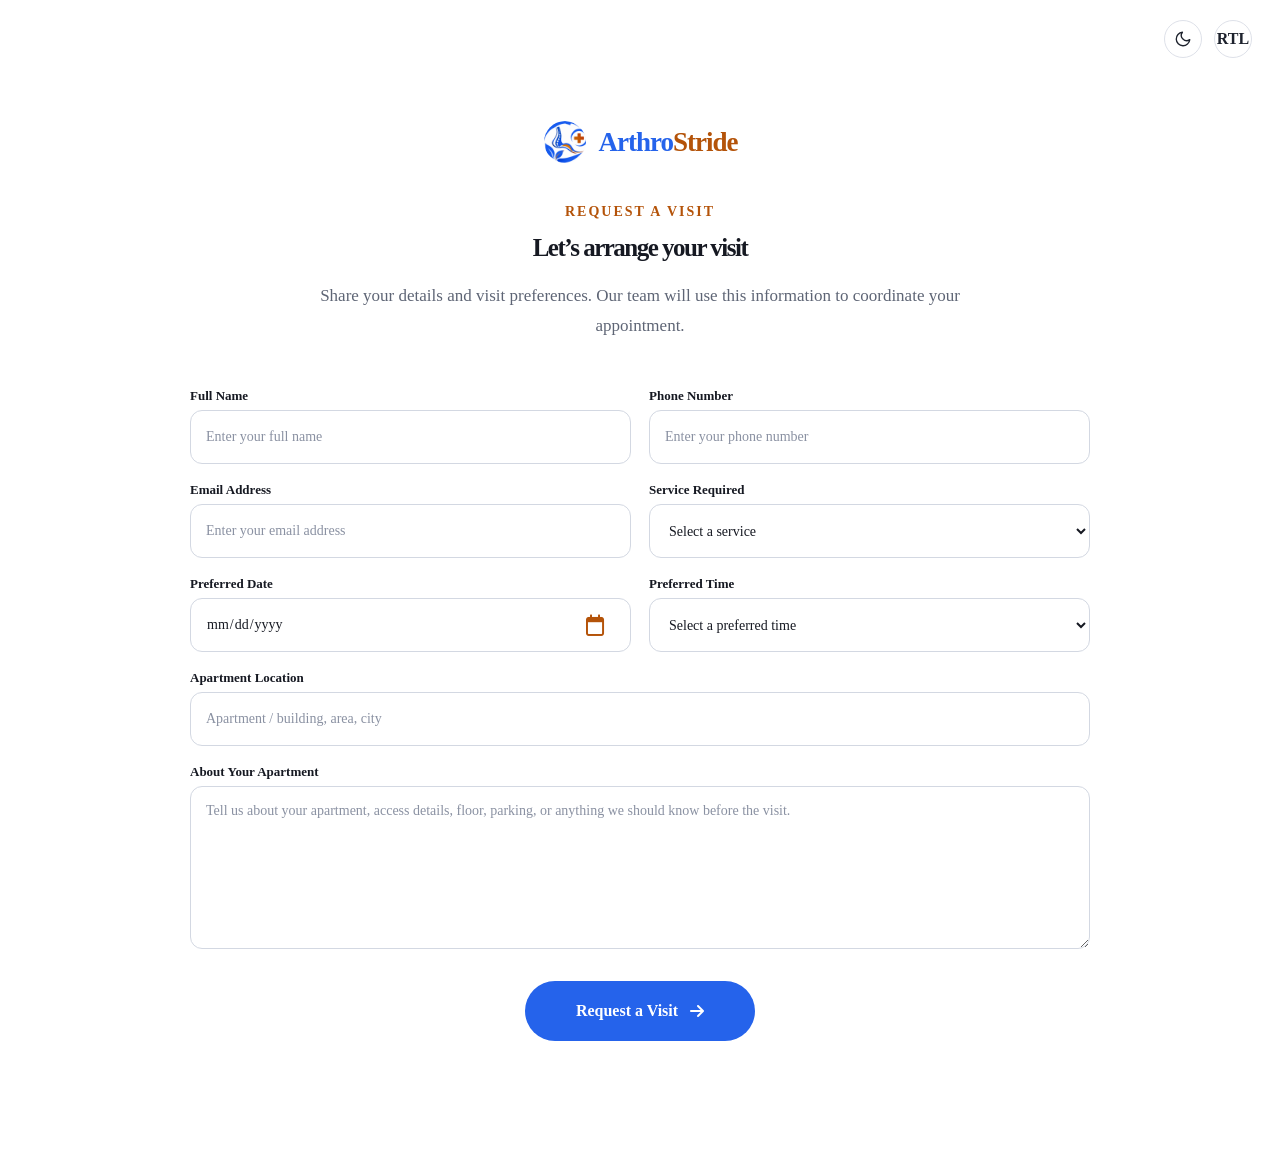
<file: pages/booking.html>
<!DOCTYPE html>
<html lang="en">

<head>
  <script>
    /* Apply saved theme / direction before first paint (no flash, same on every page) */
    (function () {
      try {
        var d = document.documentElement;
        d.setAttribute('data-theme', localStorage.getItem('theme') === 'dark' ? 'dark' : 'light');
        d.setAttribute('dir', localStorage.getItem('rtl') === 'true' ? 'rtl' : 'ltr');
        d.style.colorScheme = d.getAttribute('data-theme');
      } catch (e) { }
    })();
  </script>

  <meta charset="UTF-8">
  <meta name="viewport" content="width=device-width, initial-scale=1.0, viewport-fit=cover">

  <title>Book a Visit | ArthroStride</title>

  <link rel="stylesheet" href="https://cdnjs.cloudflare.com/ajax/libs/font-awesome/6.5.2/css/all.min.css">

  <link rel="stylesheet" href="../assets/css/booking.css?v=3">
  <link rel="icon" type="image/png" href="../assets/images/arthrostride-logo-light.png">
  <link rel="apple-touch-icon" href="../assets/images/arthrostride-logo-light.png">
  <script>
    (function () { try { var t = localStorage.getItem('theme') === 'dark' ? 'dark' : 'light'; var u = t === 'dark' ? '../assets/images/arthrostride-logo-dark.png' : '../assets/images/arthrostride-logo-light.png'; document.documentElement.setAttribute('data-theme', t); document.querySelectorAll('link[rel="icon"],link[rel="apple-touch-icon"]').forEach(function (l) { l.href = u }); } catch (e) { } })();
  </script>
  <link rel="stylesheet" href="../assets/css/responsive.css">
</head>

<body>

  <!-- TOP RIGHT CONTROLS -->
  <div class="page-controls">

    <button type="button" id="theme-toggle" class="theme-toggle" aria-label="Toggle theme">
      <i class="fa-solid fa-moon"></i>
    </button>

    <button type="button" id="rtl-toggle" class="rtl-toggle">
      RTL
    </button>

  </div>


  <!-- BOOKING PAGE -->
  <main class="booking-page">

    <!-- FORM SECTION -->
    <section class="booking-section">

      <div class="booking-container">

        <!-- LOGO + NAME -->
        <a href="../index.html" class="booking-brand" aria-label="ArthroStride Home">

          <div class="booking-logo">
            <img src="../assets/images/arthrostride-logo-light.png" alt="ArthroStride Logo">
          </div>

          <div class="booking-brand-name">
            Arthro<span>Stride</span>
          </div>

        </a>


        <div class="booking-intro">

          <span class="booking-label">
            REQUEST A VISIT
          </span>

          <h2>
            Let’s arrange your visit
          </h2>

          <p>
            Share your details and visit preferences.
            Our team will use this information to
            coordinate your appointment.
          </p>

        </div>


        <form class="booking-form" id="booking-form">

          <!-- FULL NAME -->
          <div class="form-group">

            <label for="full-name">
              Full Name
            </label>

            <input type="text" id="full-name" name="full_name" placeholder="Enter your full name" required>

          </div>


          <!-- PHONE -->
          <div class="form-group">

            <label for="phone">
              Phone Number
            </label>

            <input type="tel" id="phone" name="phone" placeholder="Enter your phone number" required>

          </div>


          <!-- EMAIL -->
          <div class="form-group">

            <label for="email">
              Email Address
            </label>

            <input type="email" id="email" name="email" placeholder="Enter your email address" required>

          </div>


          <!-- SERVICE -->
          <div class="form-group">

            <label for="service">
              Service Required
            </label>

            <select id="service" name="service" required>

              <option value="">
                Select a service
              </option>

              <option value="orthopedic-footwear">
                Orthopedic Footwear
              </option>

              <option value="fitting-consultation">
                Fitting Consultation
              </option>

              <option value="diabetic-footwear">
                Diabetic Footwear
              </option>

              <option value="plantar-fasciitis">
                Plantar Fasciitis Support
              </option>

              <option value="wide-fit">
                Wide-Fit Footwear
              </option>

              <option value="home-visit">
                Home Visit
              </option>

            </select>

          </div>


          <!-- DATE -->
          <div class="form-group">

            <label for="preferred-date">
              Preferred Date
            </label>

            <div class="date-input-wrapper">

              <input type="date" id="preferred-date" name="preferred_date" required>

              <button type="button" id="calendar-btn" class="calendar-btn" aria-label="Open calendar">
                <i class="fa-regular fa-calendar"></i>
              </button>

            </div>

          </div>


          <!-- TIME -->
          <div class="form-group">

            <label for="preferred-time">
              Preferred Time
            </label>

            <select id="preferred-time" name="preferred_time" required>

              <option value="">
                Select a preferred time
              </option>

              <option value="09:00">09:00 AM</option>
              <option value="10:00">10:00 AM</option>
              <option value="11:00">11:00 AM</option>
              <option value="12:00">12:00 PM</option>
              <option value="13:00">01:00 PM</option>
              <option value="14:00">02:00 PM</option>
              <option value="15:00">03:00 PM</option>
              <option value="16:00">04:00 PM</option>
              <option value="17:00">05:00 PM</option>
              <option value="18:00">06:00 PM</option>

            </select>

          </div>


          <!-- LOCATION -->
          <div class="form-group full-width">

            <label for="apartment-location">
              Apartment Location
            </label>

            <input type="text" id="apartment-location" name="apartment_location"
              placeholder="Apartment / building, area, city" required>

          </div>


          <!-- ABOUT -->
          <div class="form-group full-width">

            <label for="about-apartment">
              About Your Apartment
            </label>

            <textarea id="about-apartment" name="about_apartment" rows="6"
              placeholder="Tell us about your apartment, access details, floor, parking, or anything we should know before the visit."></textarea>

          </div>


          <!-- SUBMIT -->
          <div class="form-submit full-width">

            <button type="submit" class="request-btn">
              Request a Visit
              <i class="fa-solid fa-arrow-right"></i>
            </button>

          </div>

        </form>

      </div>

    </section>

  </main>


  <script src="../assets/js/main.js"></script>

  <script>
    /* keep the logo in sync with the theme (tries several folder paths) */
    (function () {
      var img = document.querySelector('.booking-logo img');
      if (!img) return;
      var bases = ['../assets/images/', '../../assets/images/', 'assets/images/'];
      function setLogo() {
        var dark = document.documentElement.getAttribute('data-theme') === 'dark';
        var file = dark ? 'arthrostride-logo-dark.png' : 'arthrostride-logo-light.png';
        var i = 0;
        img.onerror = function () {
          i++;
          if (i < bases.length) { img.src = bases[i] + file; } else { img.onerror = null; }
        };
        img.src = bases[0] + file;
      }
      setLogo();
      new MutationObserver(setLogo).observe(document.documentElement,
        { attributes: true, attributeFilter: ['data-theme'] });
    })();
  </script>

</body>

</html>
</file>
<file: assets/css/booking.css>
@import url("animations.css");

* {
  box-sizing: border-box;
}

html {
  scroll-behavior: smooth;
}

body {
  margin: 0;
  padding: 0;

  font-family:
    "Playfair Display", serif;

  background: #f8f9fb;

  color: #1d2434;
}

.page-controls {
  position: fixed;

  top: 28px;
  right: 32px;

  z-index: 1000;

  display: flex;

  align-items: center;

  gap: 10px;
}

.theme-toggle,
.rtl-toggle {
  width: 54px;
  height: 54px;

  display: flex;

  align-items: center;
  justify-content: center;

  border: 1px solid #dfe2eb;

  border-radius: 50%;

  background: #ffffff;

  color: #1d2434;

  cursor: pointer;

  font-family: inherit;

  font-size: 16px;

  font-weight: 700;
}

.theme-toggle {
  font-size: 20px;
}

.theme-toggle:hover,
.rtl-toggle:hover {
  border-color: #1c5be3;

  color: #1c5be3;
}

/* Brand logo and name (.booking-brand) */

.booking-brand {
  display: flex;
  width: fit-content;
  align-items: center;
  justify-content: center;
  gap: 14px;
  margin: 0 auto 40px;
  text-decoration: none;
  cursor: pointer;
}

.booking-logo {
  width: 76px;
  height: 76px;

  border-radius: 50%;

  background: #ffffff;

  border: 1px solid #dfe2eb;

  display: flex;

  align-items: center;

  justify-content: center;

  overflow: hidden;
}

.booking-logo img {
  width: 100%;
  height: 100%;

  object-fit: cover;

  transform: scale(1.5);

  border-radius: 50%;

  display: block;
}

.booking-brand-name {
  color: #1d2434;

  font-size: 27px;

  font-weight: 800;

  letter-spacing: -1px;
}

.booking-brand-name span {
  color: #1c5be3;
}

/* Form section (.booking-section) */

.booking-section {
  width: 100%;

  padding: 120px 30px 110px;

  background: #ffffff;
}

.booking-container {
  width: 100%;

  max-width: 1000px;

  margin: 0 auto;
}

/* Intro text (.booking-intro) */

.booking-intro {
  width: 100%;

  max-width: 760px;

  margin: 0 auto 48px;

  text-align: center;
}

.booking-label {
  display: block;

  margin-bottom: 14px;

  color: #1c5be3;

  font-size: 14px;

  font-weight: 800;

  letter-spacing: 2px;
}

.booking-intro h2 {
  margin: 0 0 18px;

  color: #1d2434;

  font-size: 25px;

  line-height: 1.15;

  letter-spacing: -1.5px;
}

.booking-intro p {
  max-width: 680px;

  margin: 0 auto;

  color: #6e7688;

  font-size: 17px;

  line-height: 1.75;
}

/* Form (.booking-form) */

.booking-form {
  width: 100%;

  max-width: 900px;

  margin: 0 auto;

  display: grid;

  grid-template-columns:
    repeat(2, minmax(0, 1fr));

  gap: 28px;
}

.form-group {
  width: 100%;
}

.form-group.full-width {
  grid-column: 1 / -1;
}

.form-group label {
  display: block;

  margin-bottom: 10px;

  color: #1d2434;

  font-size: 13px;

  font-weight: 500;
}

.form-group input,
.form-group select,
.form-group textarea {
  width: 100%;

  border: 1px solid #dbdfe8;

  border-radius: 14px;

  background: #ffffff;

  color: #1d2434;

  font-family: inherit;

  font-size: 17px;

  outline: none;
}

.form-group input,
.form-group select {
  height: 66px;

  padding: 0 20px;
}

.form-group textarea {
  min-height: 165px;

  padding: 18px 20px;

  resize: vertical;

  line-height: 1.6;
}

.form-group input::placeholder,
.form-group textarea::placeholder {
  color: #8a91a2;
}

.form-group input:focus,
.form-group select:focus,
.form-group textarea:focus {
  border-color: #1c5be3;

  box-shadow:
    0 0 0 3px rgba(28, 91, 227, 0.10);
}

/* Date input (.date-input-wrapper) */

.date-input-wrapper {
  position: relative;

  width: 100%;
}

.date-input-wrapper input[type="date"] {
  width: 100%;

  padding-right: 60px;

  appearance: none;

  -webkit-appearance: none;

  -moz-appearance: none;
}

.date-input-wrapper input[type="date"]::-webkit-calendar-picker-indicator {
  display: none;

  opacity: 0;

  width: 0;

  height: 0;

  pointer-events: none;
}

.date-input-wrapper input[type="date"]::-webkit-inner-spin-button {
  display: none;
}

.date-input-wrapper input[type="date"]::-webkit-clear-button {
  display: none;
}

/* Calendar button (.calendar-btn) */

.calendar-btn {
  position: absolute;

  top: 50%;
  right: 15px;

  transform: translateY(-50%);

  width: 42px;
  height: 42px;

  display: flex;

  align-items: center;
  justify-content: center;

  border: none;

  border-radius: 9px;

  background: transparent;

  color: #1c5be3;

  font-size: 21px;

  cursor: pointer;
}

.calendar-btn:hover {
  background: rgba(28, 91, 227, 0.10);

  color: #1c5be3;
}

/* Submit button (.form-submit) */

.form-submit {
  grid-column: 1 / -1;

  display: flex;

  justify-content: center;

  margin-top: 10px;
}

.request-btn {
  min-width: 230px;

  height: 60px;

  padding: 0 30px;

  display: inline-flex;

  align-items: center;
  justify-content: center;

  gap: 12px;

  border: none;

  border-radius: 30px;

  background: #1c5be3;

  color: #ffffff;

  font-family: inherit;

  font-size: 16px;

  font-weight: 700;

  cursor: pointer;
}

.request-btn:hover {
  background: #1a56d6;
}

/* Dark mode */

html[data-theme="dark"] body {
  background: #0c0f17;

  color: #f4f6fb;
}

html[data-theme="dark"] .booking-brand-name {
  color: #ffffff;
}

html[data-theme="dark"] .booking-brand-name span {
  color: #638fef;
}

html[data-theme="dark"] .booking-logo {
  background: #1a1f2b;

  border-color: #3c424f;
}

html[data-theme="dark"] .booking-section {
  background: #12161f;
}

html[data-theme="dark"] .booking-intro h2 {
  color: #ffffff;
}

html[data-theme="dark"] .booking-intro p {
  color: #b2b8c6;
}

html[data-theme="dark"] .form-group label {
  color: #ffffff;
}

html[data-theme="dark"] .form-group input,

html[data-theme="dark"] .form-group select,

html[data-theme="dark"] .form-group textarea {
  background: #161a24;

  border-color: #3c424f;

  color: #ffffff;
}

html[data-theme="dark"] .form-group input::placeholder,

html[data-theme="dark"] .form-group textarea::placeholder {
  color: #8a90a0;
}

html[data-theme="dark"] .theme-toggle,
html[data-theme="dark"] .rtl-toggle {
  background: #1a1f2b;

  border-color: #3c424f;

  color: #ffffff;
}

html[data-theme="dark"] .calendar-btn {
  color: #638fef;
}

/* Rtl */

html[dir="rtl"] .page-controls {
  right: auto;

  left: 32px;
}

html[dir="rtl"] .booking-form {
  direction: rtl;
}

html[dir="rtl"] .form-group {
  text-align: right;
}

html[dir="rtl"] .date-input-wrapper input[type="date"] {
  padding-right: 20px;

  padding-left: 60px;
}

html[dir="rtl"] .calendar-btn {
  right: auto;

  left: 15px;
}

html[dir="rtl"] .request-btn i {
  transform: rotate(180deg);
}

/* Logo blends into the page (.booking-logo) */
.booking-logo {
  background: transparent !important;
  border-color: transparent !important;
  box-shadow: none !important;
}

.booking-logo img {
  background: transparent !important;
  border-radius: 0 !important;
  padding: 0 !important;
  object-fit: contain !important;
}

.form-group label {
  font-size: 13px;
  margin-bottom: 6px;
}

.form-group input,
.form-group select {
  height: 54px;
  padding: 0 15px;
  font-size: 14px;
}

.form-group textarea {
  min-height: 120px;
  padding: 13px 15px;
  font-size: 14px;
}

.booking-form {
  gap: 18px;
}

/* Submit button hover, blue to amber */
.request-btn {
  transition: background .2s ease, color .2s ease;
}

.request-btn:hover {
  background: #b45309;
  color: #ffffff;
}

html[data-theme="dark"] .request-btn:hover {
  background: #fbbf24;
  color: #1a1200;
}

/* Booking page theme colours */

html {
  --bk-line: #b45309;
  --bk-text: #161922;
  --bk-muted: #5e6575;
  --bk-field-bg: #ffffff;
  --bk-placeholder: #8a91a2;
  --bk-border: #d3d8e2;
  /* Field border, normal */
}

html[data-theme="dark"] {
  --bk-line: #fbbf24;
  --bk-text: #f1f4fc;
  --bk-muted: #acb2bf;
  --bk-field-bg: #1e212a;
  --bk-placeholder: #8d94a3;
  --bk-border: #3c424f;
  /* Field border, normal */
}

/* page background */
html body {
  background: #ffffff;
  color: var(--bk-text);
}

html[data-theme="dark"] body {
  background: #0d0f15;
}

html body .booking-section {
  background: transparent;
}

/* brand name: Arthro = blue, Stride = amber */
html body .booking-brand-name {
  color: #2563eb !important;
}

html body .booking-brand-name span {
  color: #b45309 !important;
}

html[data-theme="dark"] body .booking-brand-name {
  color: #60a5fa !important;
}

html[data-theme="dark"] body .booking-brand-name span {
  color: #fbbf24 !important;
}

/* Headings and text */
html body .booking-intro h2 {
  color: var(--bk-text);
}

html body .booking-intro p {
  color: var(--bk-muted);
}

html body .booking-label {
  color: #b45309;
}

html[data-theme="dark"] body .booking-label {
  color: #fbbf24;
}

html body .form-group label {
  color: var(--bk-text);
  font-weight: 600;
}

/* Theme and RTL buttons */
html body .theme-toggle,
html body .rtl-toggle {
  background: #ffffff;
  border: 1px solid #dfe2e9;
  color: #161922;
}

html[data-theme="dark"] body .theme-toggle,
html[data-theme="dark"] body .rtl-toggle {
  background: #14171e;
  border-color: #363b48;
  color: #f1f4fc;
}

html body .theme-toggle:hover,
html body .rtl-toggle:hover {
  border-color: #b45309;
  color: #b45309;
}

html[data-theme="dark"] body .theme-toggle:hover,
html[data-theme="dark"] body .rtl-toggle:hover {
  border-color: #fbbf24;
  color: #fbbf24;
}

/* Theme toggle icons */
html body .theme-toggle>* {
  display: none !important;
}

html body .theme-toggle::before {
  content: "";
  display: block;
  width: 22px;
  height: 22px;
  background-color: currentColor;
  -webkit-mask-repeat: no-repeat;
  mask-repeat: no-repeat;
  -webkit-mask-position: center;
  mask-position: center;
  -webkit-mask-size: contain;
  mask-size: contain;
  -webkit-mask-image: url("data:image/svg+xml,%3Csvg xmlns='http://www.w3.org/2000/svg' viewBox='0 0 24 24'%3E%3Cpath d='M21 12.79A9 9 0 1 1 11.21 3 7 7 0 0 0 21 12.79Z' fill='none' stroke='black' stroke-width='1.8' stroke-linecap='round' stroke-linejoin='round'/%3E%3C/svg%3E");
  mask-image: url("data:image/svg+xml,%3Csvg xmlns='http://www.w3.org/2000/svg' viewBox='0 0 24 24'%3E%3Cpath d='M21 12.79A9 9 0 1 1 11.21 3 7 7 0 0 0 21 12.79Z' fill='none' stroke='black' stroke-width='1.8' stroke-linecap='round' stroke-linejoin='round'/%3E%3C/svg%3E");
}

html[data-theme="dark"] body .theme-toggle::before {
  -webkit-mask-image: url("data:image/svg+xml,%3Csvg xmlns='http://www.w3.org/2000/svg' viewBox='0 0 24 24'%3E%3Ccircle cx='12' cy='12' r='4' fill='none' stroke='black' stroke-width='1.8'/%3E%3Cpath d='M12 2v2M12 20v2M4.93 4.93l1.42 1.42M17.65 17.65l1.42 1.42M2 12h2M20 12h2M4.93 19.07l1.42-1.42M17.65 6.35l1.42-1.42' fill='none' stroke='black' stroke-width='1.8' stroke-linecap='round'/%3E%3C/svg%3E");
  mask-image: url("data:image/svg+xml,%3Csvg xmlns='http://www.w3.org/2000/svg' viewBox='0 0 24 24'%3E%3Ccircle cx='12' cy='12' r='4' fill='none' stroke='black' stroke-width='1.8'/%3E%3Cpath d='M12 2v2M12 20v2M4.93 4.93l1.42 1.42M17.65 17.65l1.42 1.42M2 12h2M20 12h2M4.93 19.07l1.42-1.42M17.65 6.35l1.42-1.42' fill='none' stroke='black' stroke-width='1.8' stroke-linecap='round'/%3E%3C/svg%3E");
}

/* Form fields */
html body .form-group input,
html body .form-group select,
html body .form-group textarea {
  background: var(--bk-field-bg);
  color: var(--bk-text);
  border: 1px solid var(--bk-border);
  border-radius: 12px;
  transition: border-color .2s ease, box-shadow .2s ease;
}

html body .form-group input::placeholder,
html body .form-group textarea::placeholder {
  color: var(--bk-placeholder);
}

html body .form-group input:focus,
html body .form-group select:focus,
html body .form-group textarea:focus {
  border-color: var(--bk-line);
  box-shadow: 0 0 0 3px rgba(180, 83, 9, .18);
}

html[data-theme="dark"] body .form-group input:focus,
html[data-theme="dark"] body .form-group select:focus,
html[data-theme="dark"] body .form-group textarea:focus {
  box-shadow: 0 0 0 3px rgba(251, 191, 36, .22);
}

html[data-theme="dark"] body .form-group select option {
  background: #1e212a;
  color: #f1f4fc;
}

html[data-theme="dark"] body .form-group input[type="date"] {
  color-scheme: dark;
}

html body .form-group input:-webkit-autofill {
  -webkit-text-fill-color: var(--bk-text);
  -webkit-box-shadow: 0 0 0 1000px var(--bk-field-bg) inset;
}

/* Calendar icon (.calendar-btn) */
html body .calendar-btn {
  color: #b45309;
}

html[data-theme="dark"] body .calendar-btn {
  color: #fbbf24;
}

html body .calendar-btn:hover {
  background: rgba(180, 83, 9, .12);
}

html[data-theme="dark"] body .calendar-btn:hover {
  background: rgba(251, 191, 36, .14);
}

/* Submit button (.request-btn) */
html body .request-btn {
  background: #2563eb;
}

html[data-theme="dark"] body .request-btn {
  background: #1a54d0;
  color: #ffffff;
}

html body .request-btn:hover {
  background: #b45309;
  color: #ffffff;
}

html[data-theme="dark"] body .request-btn:hover {
  background: #fbbf24;
  color: #1a1200;
}

/* Booking logo size and position */
html body .booking-logo {
  --logo-zoom: 1;
  --logo-shift-x: 0%;
  --logo-shift-y: 0%;
  width: 76px;
  height: 76px;
  flex: 0 0 76px;
  border-radius: 50% !important;
  overflow: hidden !important;
  background: transparent !important;
  border-color: transparent !important;
  display: flex;
  align-items: center;
  justify-content: center;
}

html body .booking-logo img {
  width: 100%;
  height: 100%;
  display: block;
  object-fit: contain !important;
  object-position: center;
  transform: translate(var(--logo-shift-x), var(--logo-shift-y)) scale(var(--logo-zoom)) !important;
  transform-origin: center;
}

/* Theme and RTL buttons scroll with the page */
html body .page-controls {
  position: absolute;
  /* Not fixed to the screen */
  top: 20px;
  right: 28px;
  gap: 12px;
  z-index: 10;
}

html body .theme-toggle,
html body .rtl-toggle {
  width: 38px;
  /* Same size as header buttons */
  height: 38px;
  flex: 0 0 38px;
  padding: 0;
  font-size: 16px;
  font-weight: 700;
}

html body .theme-toggle::before {
  width: 18px;
  height: 18px;
}

html[dir="rtl"] body .page-controls {
  right: auto;
  left: 28px;
}

@media (max-width: 560px) {
  html body .page-controls {
    top: 14px;
    right: 14px;
  }

  html[dir="rtl"] body .page-controls {
    right: auto;
    left: 14px;
  }
}

/* Field borders, grey normal and amber on focus */
html body .form-group input,
html body .form-group select,
html body .form-group textarea {
  border-color: var(--bk-border);
}

html[data-theme="dark"] body .form-group input,
html[data-theme="dark"] body .form-group select,
html[data-theme="dark"] body .form-group textarea {
  border-color: var(--bk-border);
}

html body .form-group input:focus,
html body .form-group select:focus,
html body .form-group textarea:focus,
html[data-theme="dark"] body .form-group input:focus,
html[data-theme="dark"] body .form-group select:focus,
html[data-theme="dark"] body .form-group textarea:focus {
  border-color: var(--bk-line);
}

/* Theme and RTL buttons, same as header */
html body .theme-toggle,
html body .rtl-toggle {
  background: #ffffff;
  border: 1px solid #dee1e9;
  color: #1d222d;
  transition: color .2s ease, border-color .2s ease, background .2s ease;
}

html body .theme-toggle:hover,
html body .rtl-toggle:hover {
  color: #2563eb;
  border-color: #2563eb;
  background: #ffffff;
}

html[data-theme="dark"] body .theme-toggle,
html[data-theme="dark"] body .rtl-toggle {
  background: #1e212a;
  border-color: #363b48;
  color: #edf0f7;
}

html[data-theme="dark"] body .theme-toggle:hover,
html[data-theme="dark"] body .rtl-toggle:hover {
  color: #477bec;
  border-color: #477bec;
  background: #1e212a;
}

/* Logo zoom and shift, same as header */
html body .booking-logo {
  --logo-zoom: 1.2;
  --logo-shift-x: -1.8%;
}

/* Booking brand, same as header and footer */

html body .booking-brand {
  display: flex !important;
  flex-direction: row !important;
  align-items: center !important;
  justify-content: center !important;
  gap: var(--ab-gap, 12px) !important;
  width: fit-content !important;
  padding: 0 !important;
}

html body .booking-brand .booking-logo {
  width: var(--ab-logo, 44px) !important;
  height: var(--ab-logo, 44px) !important;
  min-width: var(--ab-logo, 44px) !important;
  flex: 0 0 var(--ab-logo, 44px) !important;
  margin: 0 !important;
  padding: 0 !important;
  border-radius: 50% !important;
}

html body .booking-brand .booking-brand-name {
  font-family: inherit !important;
  font-size: var(--ab-title, 27px) !important;
  font-weight: 800 !important;
  letter-spacing: -1px !important;
  line-height: 1 !important;
  white-space: nowrap !important;
  margin: 0 !important;
  padding: 0 !important;
}
</file>
<file: assets/css/responsive.css>
:root {
    --rs-header-h: 68px;
    --rs-gutter: 24px;
    --rs-tap: 44px;
}

/* Global safety net */
html {
    /* Clip sideways overflow */
    overflow-x: hidden;
    -webkit-text-size-adjust: 100%;
    text-size-adjust: 100%;
    -webkit-tap-highlight-color: transparent;
}

body {
    min-height: 100vh;
    min-height: 100dvh;
    /* Safe areas for notch screens */
    padding-left: env(safe-area-inset-left, 0px);
    padding-right: env(safe-area-inset-right, 0px);
}

img,
svg,
video,
canvas,
iframe {
    max-width: 100%;
}

img,
video {
    height: auto;
}

a,
button,
label,
summary,
[role="button"] {
    touch-action: manipulation;
}

/* Long words never widen the page */
h1,
h2,
h3,
h4,
p,
li,
td,
th {
    overflow-wrap: break-word;
}

/* 16px inputs stop iOS zoom */
@media (hover: none) and (pointer: coarse) {

    input:not([type="checkbox"]):not([type="radio"]),
    select,
    textarea {
        font-size: 16px !important;
    }
}

/* Wide tables scroll in their own box */
.cmp {
    overflow-x: auto;
    -webkit-overflow-scrolling: touch;
}

/* Mobile menu button (.nav-toggle) */
.nav-toggle {
    display: none;
    flex-direction: column;
    align-items: stretch;
    justify-content: center;
    gap: 5px;
    width: 44px;
    height: 44px;
    flex: 0 0 44px;
    padding: 12px 11px;
    border: 1px solid #dee1e9;
    border-radius: 8px;
    background: #eef1f7;
    color: #1d222d;
    cursor: pointer;
}

.nav-toggle span {
    display: block;
    width: 100%;
    height: 2px;
    border-radius: 2px;
    background: currentColor;
    transition: transform .25s ease, opacity .2s ease;
}

.nav-toggle[aria-expanded="true"] span:nth-child(1) {
    transform: translateY(7px) rotate(45deg);
}

.nav-toggle[aria-expanded="true"] span:nth-child(2) {
    opacity: 0;
}

.nav-toggle[aria-expanded="true"] span:nth-child(3) {
    transform: translateY(-7px) rotate(-45deg);
}

.nav-toggle:focus-visible {
    outline: 3px solid #2563eb;
    outline-offset: 3px;
}

.nav-drawer-cta {
    display: none;
}

/* Up to 1100px, compact desktop */
@media (max-width: 1100px) {
    .main-navigation {
        gap: 18px;
    }

    .header-actions {
        gap: 8px;
    }

    .footer-container {
        grid-template-columns: repeat(3, minmax(0, 1fr));
        gap: 36px 28px;
    }

    .footer-container> :first-child {
        grid-column: auto;
    }

    .why-arthro-grid,
    .claims-grid,
    .bs-grid,
    .acc-grid {
        grid-template-columns: repeat(2, minmax(0, 1fr));
    }

    .contact-hero-wrap {
        grid-template-columns: minmax(0, 1fr) minmax(0, 1fr);
    }
}

/* Up to 960px, tablet and phone landscape */
@media (max-width: 960px) {
    :root {
        --rs-gutter: 20px;
    }

    /* Mobile header with full-screen menu */
    :root {
        --rs-header-h: 72px;
    }

    .site-header {
        height: var(--rs-header-h);
    }

    .header-container {
        width: calc(100% - (var(--rs-gutter) * 2));
        gap: 8px;
        justify-content: space-between;
    }

    .header-actions {
        margin-inline-start: auto;
        gap: 8px;
    }

    .header-icon-btn {
        width: var(--rs-tap);
        height: var(--rs-tap);
        flex: 0 0 var(--rs-tap);
    }

    /* Visit Booking moves into the menu */
    .header-cta {
        display: none;
    }

    .nav-toggle {
        display: inline-flex;
    }

    /* Full-screen menu panel */
    .main-navigation {
        position: absolute;
        top: 100%;
        left: 0;
        right: 0;
        height: calc(100vh - var(--rs-header-h) + 1px);
        height: calc(100dvh - var(--rs-header-h) + 1px);
        overflow-y: auto;
        overscroll-behavior: contain;
        -webkit-overflow-scrolling: touch;
        flex: none;
        flex-direction: column;
        align-items: stretch;
        justify-content: flex-start;
        gap: 0;
        padding: 8px 0 calc(24px + env(safe-area-inset-bottom, 0px));
        background: #ffffff;
        border-top: 1px solid #e6e7ea;
        box-shadow: none;
        opacity: 0;
        visibility: hidden;
        transform: translateY(-8px);
        pointer-events: none;
        transition: opacity .18s ease, transform .18s ease, visibility .18s ease;
        z-index: 1100;
    }

    .main-navigation.is-open {
        opacity: 1;
        visibility: visible;
        transform: none;
        pointer-events: auto;
    }

    /* Menu rows */
    .main-navigation .nav-link,
    .main-navigation .home-dropdown-toggle,
    .main-navigation .nav-drawer-cta {
        width: 100%;
        height: auto;
        min-height: 52px;
        padding: 13px 22px;
        font-size: 15px;
        font-weight: 600;
        line-height: 1.4;
        justify-content: flex-start;
        text-align: start;
        border-bottom: 1px solid #eef0f4;
        border-radius: 0;
    }

    .main-navigation .nav-link.active::after {
        display: none;
    }

    .main-navigation .home-dropdown {
        display: block;
        height: auto;
        width: 100%;
    }

    .main-navigation .home-dropdown-toggle {
        display: flex;
        align-items: center;
    }

    .main-navigation .home-dropdown-toggle .home-chevron {
        margin-inline-start: 8px;
    }

    /* Home dropdown as accordion */
    .main-navigation .home-dropdown-menu {
        position: static;
        display: none;
        min-width: 0;
        transform: none;
        opacity: 1;
        visibility: visible;
        pointer-events: auto;
        box-shadow: none;
        border: 0;
        border-radius: 0;
        background: transparent;
        padding: 0;
    }

    .main-navigation .home-dropdown.open .home-dropdown-menu {
        display: block;
        transform: none;
    }

    .main-navigation .home-dropdown.open .home-dropdown-toggle {
        color: #2563eb;
    }

    .main-navigation .home-dropdown-link {
        display: flex;
        align-items: center;
        min-height: 48px;
        padding: 10px 22px;
        padding-inline-start: 42px;
        font-size: 14px;
        font-weight: 500;
        color: #5a647b;
        background: transparent;
        border-radius: 0;
        border-bottom: 1px solid #eef0f4;
    }

    .main-navigation .home-dropdown-link:hover,
    .main-navigation .home-dropdown-link:focus-visible,
    .main-navigation .home-dropdown-link.active {
        background: transparent;
        color: #2563eb;
    }

    .main-navigation .nav-drawer-cta {
        display: flex;
        align-items: center;
        margin: 0;
        color: #2563eb;
        font-weight: 700;
        text-decoration: none;
        border-bottom: 0;
        background: transparent;
    }

    /* Hero */
    .hero-section {
        height: auto;
        min-height: calc(100svh - var(--rs-header-h));
        padding-block: 40px;
    }

    .hero-container,
    .hero-content {
        height: auto;
    }

    .hero-content {
        width: 100%;
        max-width: 100%;
    }

    .hero-title {
        font-size: clamp(34px, 7.2vw, 56px);
    }

    .hero-buttons,
    .hero-features {
        flex-wrap: wrap;
    }

    .primary-button,
    .secondary-button {
        height: 54px;
        min-width: 0;
    }

    /* Home grids */
    .foot-health-grid {
        grid-template-columns: repeat(2, minmax(0, 1fr));
    }

    .foot-health-grid>* {
        grid-column: auto;
    }

    .pp-grid,
    .tgrid,
    .about-experts-grid {
        grid-template-columns: repeat(2, minmax(0, 1fr));
    }

    .fitting-container,
    .pp-info,
    .pp-video,
    .about-story,
    .in-two,
    .contact-hero-wrap,
    .premium-hero {
        grid-template-columns: minmax(0, 1fr);
        gap: 32px;
    }

    .fitting-badge {
        min-width: 0;
    }

    .steps,
    .ph-stats,
    .pd-related>div {
        grid-template-columns: repeat(2, minmax(0, 1fr));
    }

    .mx-anat {
        grid-template-columns: repeat(3, minmax(0, 1fr));
    }

    /* Fitting booking layout */
    .ft-book {
        grid-template-columns: minmax(0, 1fr);
    }

    .ft-summary {
        position: static;
        width: 100%;
    }

    .ft-strip {
        grid-template-columns: repeat(2, minmax(0, 1fr));
    }

    /* Contact tables */
    .in-table th,
    .in-table td {
        padding: 12px 14px;
        font-size: 15px;
    }

    /* Products panel */
    .pd-panel {
        grid-template-columns: minmax(0, 1fr);
        max-height: 92vh;
        max-height: 92dvh;
        overflow-y: auto;
    }

    .pp-news input {
        width: 100%;
        max-width: 300px;
    }

    .cmp table {
        min-width: 720px;
    }

    /* Footer */
    .footer-container {
        grid-template-columns: repeat(2, minmax(0, 1fr));
    }

    /* About timeline stacked */
    .about-timeline-item,
    .about-timeline-item:nth-child(odd),
    .about-timeline-item:nth-child(even) {
        grid-template-columns: 48px minmax(0, 1fr);
    }
}

/* Tablet hero buttons side by side */
@media (min-width: 601px) and (max-width: 960px) {
    .hero-buttons {
        flex-wrap: nowrap;
        gap: 10px;
        width: 100%;
    }

    .hero-buttons>a {
        flex: 1 1 0;
        min-width: 0;
        justify-content: center;
        white-space: nowrap;
        padding-inline: 8px;
    }
}

/* Phones, up to 600px */
@media (max-width: 600px) {
    :root {
        --rs-gutter: 16px;
    }

    .hero-section {
        padding-block: 28px 36px;
    }

    .hero-badge {
        white-space: normal;
        max-width: 100%;
        letter-spacing: 0.06em;
        font-size: 11px;
        line-height: 1.4;
        padding: 8px 14px;
    }

    .hero-title {
        font-size: clamp(32px, 9.4vw, 42px);
    }

    .hero-description {
        font-size: 16px;
        line-height: 1.65;
    }

    .hero-buttons {
        flex-direction: column;
        align-items: stretch;
        gap: 12px;
    }

    .hero-buttons .primary-button,
    .hero-buttons .secondary-button {
        width: 100%;
        justify-content: center;
    }

    .hero-features {
        gap: 12px 18px;
    }

    .hero-feature {
        flex: 1 1 calc(50% - 18px);
        min-width: 0;
        font-size: 14px;
    }

    /* Grids become one column */
    .foot-health-grid,
    .why-arthro-grid,
    .claims-grid,
    .footer-container,
    .pp-grid,
    .tgrid,
    .bs-grid,
    .acc-grid,
    .steps,
    .ph-stats,
    .pd-info ul,
    .pd-related>div,
    .ft-strip,
    .ft-opts,
    .ft-fields,
    .mx-grid3,
    .about-experts-grid,
    .booking-form,
    .premium-proof {
        grid-template-columns: minmax(0, 1fr);
    }

    .mx-anat {
        grid-template-columns: repeat(2, minmax(0, 1fr));
    }

    /* Booking calendar, tighter */

    .ft-times {
        grid-template-columns: repeat(2, minmax(0, 1fr));
    }

    .premium-float-card,
    .orb-1,
    .orb-2 {
        max-width: 80vw;
    }

    /* Buttons fit the screen */
    .visit-primary-button,
    .visit-secondary-button,
    .request-btn,
    .contact-hero-actions a {
        min-width: 0;
        width: 100%;
    }

    .contact-hero-actions {
        flex-direction: column;
        align-items: stretch;
    }

    /* Section spacing for phones */
    section {
        scroll-margin-top: var(--rs-header-h);
    }

    .cmp table {
        min-width: 640px;
    }

    .pp-toolbar {
        top: var(--rs-header-h);
    }

    .pd-panel {
        border-radius: 16px;
    }

    .cart-pop>div {
        max-width: calc(100vw - 24px);
    }
}

/* Small phones, up to 400px */
@media (max-width: 400px) {
    :root {
        --rs-gutter: 14px;
    }

    .header-actions {
        gap: 6px;
    }

    .header-container {
        gap: 6px;
    }

    .hero-feature {
        flex-basis: 100%;
    }

    .footer-container {
        gap: 28px;
    }

}

/* Short landscape screens */
@media (max-height: 480px) and (orientation: landscape) {
    :root {
        --rs-header-h: 60px;
    }

    /* Header not pinned on landscape */
    .site-header {
        position: relative;
    }

    .main-navigation .nav-link,
    .main-navigation .home-dropdown-toggle,
    .main-navigation .nav-drawer-cta {
        min-height: 44px;
        padding-block: 9px;
    }

    .main-navigation .home-dropdown-link {
        min-height: 40px;
        padding-block: 7px;
    }

    .hero-section {
        min-height: 0;
        padding-block: 24px;
    }

    .main-navigation {
        max-height: calc(100vh - var(--rs-header-h));
        max-height: calc(100dvh - var(--rs-header-h));
    }
}

/* Touch refinements */
@media (max-width: 600px) {
    .visit-arthro-buttons {
        flex-direction: column;
        align-items: stretch;
        gap: 12px;
        width: 100%;
    }

    .footer-bottom-container {
        flex-wrap: wrap;
        gap: 10px 20px;
    }
}

/* 44px tap area on touch screens */
@media (hover: none) and (pointer: coarse) {

    .footer-column li a,
    .footer-column>a,
    .footer-bottom-container a {
        display: inline-flex;
        align-items: center;
        min-height: 40px;
    }

    .home-dropdown-link {
        min-height: 44px;
    }
}

/* No sticky hover on touch */
@media (hover: none) {
    .header-cta:hover {
        transform: none;
    }
}

/* Reduced motion setting */
@media (prefers-reduced-motion: reduce) {

    .main-navigation,
    .home-dropdown-menu {
        transition: none;
    }
}

/* Final viewport corrections */
@media (max-width: 1100px) {

    /* No scrollbar space on touch layouts */
    html {
        scrollbar-gutter: auto;
    }
}

@media (max-width: 960px) {

    .ft-steps,
    .ft-cards {
        grid-template-columns: repeat(2, minmax(0, 1fr));
    }

    .footer-container {
        grid-template-columns: repeat(3, minmax(0, 1fr));
        gap: 24px 20px;
    }

    .footer-brand,
    .footer-container> :first-child {
        grid-column: auto;
    }

    .footer-column,
    .footer-brand,
    .footer-contact,
    .footer-description {
        min-width: 0;
    }

    .footer-contact p {
        overflow-wrap: anywhere;
    }

    .footer-column>a {
        min-height: 36px;
        margin-bottom: 3px;
        line-height: 1.35;
    }

    .footer-contact p {
        margin-bottom: 9px;
    }
}

@media (max-width: 600px) {
    html:root body .booking-section {
        padding: 80px 16px 48px;
    }

    .booking-container {
        width: 100%;
    }

    html body .booking-brand {
        --brand-logo-size: 48px;
        --brand-name-size: clamp(26px, 8vw, 32px);
        gap: 12px;
        margin-bottom: 32px;
    }

    .booking-intro {
        margin-bottom: 32px;
    }

    .booking-intro h2 {
        font-size: clamp(22px, 6vw, 25px);
        letter-spacing: -1px;
        line-height: 1.2;
    }

    .booking-intro p {
        font-size: 16px;
        line-height: 1.65;
    }

    .booking-form {
        gap: 16px;
    }

    .booking-form>*,
    .form-group {
        min-width: 0;
    }

    .form-submit {
        margin-top: 4px;
    }

    .request-btn {
        min-width: 0;
        width: 100%;
    }

    .ft-steps,
    .ft-cards {
        grid-template-columns: minmax(0, 1fr);
    }

    .footer-container {
        width: calc(100% - 32px);
        grid-template-columns: repeat(2, minmax(0, 1fr));
        gap: 20px 16px;
    }

    html:root body .footer-container {
        padding: 36px 0 28px;
    }

    .footer-brand,
    .footer-container> :first-child {
        grid-column: 1 / -1;
    }

    .footer-description {
        max-width: 100%;
        margin: 14px 0;
    }

    .footer-column h3 {
        margin-bottom: 14px;
    }

    .footer-contact p {
        align-items: flex-start;
        line-height: 1.55;
    }

    .footer-contact-icon {
        flex: 0 0 22px;
    }

    .footer-book-button {
        max-width: 100%;
        padding-inline: 12px;
        white-space: normal;
    }

    .footer-bottom-container {
        width: calc(100% - 32px);
        min-height: 0;
        padding: 16px 0;
        flex-direction: column;
        align-items: flex-start;
        gap: 10px;
    }

    .footer-legal {
        flex-wrap: wrap;
        gap: 8px 18px;
    }
}

@media (max-width: 400px) {
    .footer-container {
        width: calc(100% - 28px);
        gap: 18px 12px;
    }

    html:root body .footer-container {
        padding: 32px 0 24px;
    }

    .footer-contact p {
        font-size: 11px;
    }
}

/* Footer on wide screens */
@media (min-width: 1101px) {

    .footer-container,
    .footer-bottom-container {
        width: calc(100% - clamp(48px, 8vw, 160px));
        max-width: 1720px;
    }

    .footer-container {
        grid-template-columns:
            minmax(0, 1.55fr) repeat(3, minmax(0, .88fr)) minmax(0, 1.1fr);
        gap: clamp(20px, 2.2vw, 40px);
        padding: 36px 0 28px;
    }

    .footer-column h3 {
        margin-bottom: 16px;
    }

    .footer-column>a {
        margin-bottom: 7px;
        line-height: 1.45;
    }

    .footer-contact p {
        margin-bottom: 9px;
        line-height: 1.45;
    }

    .footer-bottom-container {
        min-height: 58px;
        gap: 20px;
    }

    .footer-legal {
        gap: 20px;
    }
}

/* Footer links tap size */
@media (min-width: 1101px) and (hover: none) and (pointer: coarse) {
    .footer-column>a {
        min-height: 40px;
        margin-bottom: 0;
        line-height: 1.4;
    }
}

/* Dark mode menu and toggle */
:root[data-theme="dark"] .nav-toggle {
    background: #1b2130;
    border-color: #2c3548;
    color: #e8ecf5;
}

@media (max-width: 960px) {
    :root[data-theme="dark"] .main-navigation {
        background: #141a26;
        border-top-color: #2a3346;
    }

    :root[data-theme="dark"] .main-navigation .nav-link,
    :root[data-theme="dark"] .main-navigation .home-dropdown-toggle {
        color: #e8ecf5;
        border-bottom-color: #232b3c;
    }

    :root[data-theme="dark"] .main-navigation .nav-link.active,
    :root[data-theme="dark"] .main-navigation .home-dropdown.open .home-dropdown-toggle,
    :root[data-theme="dark"] .main-navigation .home-dropdown-toggle.active {
        color: #7aa7ff;
    }

    :root[data-theme="dark"] .main-navigation .home-dropdown-link {
        color: #aab4c8;
        border-bottom-color: #232b3c;
    }

    :root[data-theme="dark"] .main-navigation .home-dropdown-link.active,
    :root[data-theme="dark"] .main-navigation .home-dropdown-link:hover {
        color: #7aa7ff;
    }

    :root[data-theme="dark"] .main-navigation .nav-drawer-cta {
        color: #7aa7ff;
    }
}

/* Footer spacing, all devices */

.footer-container {
    row-gap: 18px !important;
}

.footer-column>a,
.footer-column li a {
    min-height: 0 !important;
    margin-bottom: 5px !important;
    padding: 0 !important;
    line-height: 1.35 !important;
}

.footer-column h3 {
    margin-bottom: 10px !important;
}

.footer-contact p {
    margin-bottom: 6px !important;
    line-height: 1.35 !important;
}

/* Desktop and wide screens */
@media (min-width: 1101px) {
    .footer-container {
        gap: 24px !important;
        padding-top: 28px !important;
        padding-bottom: 22px !important;
    }

    .footer-column>a,
    .footer-column li a {
        margin-bottom: 4px !important;
    }
}

/* iPad Mini */
@media (min-width: 601px) and (max-width: 1100px) {
    .footer-container {
        gap: 20px !important;
    }

    .footer-column>a,
    .footer-column li a {
        margin-bottom: 4px !important;
    }
}

/* Galaxy S8+ */
@media (max-width: 600px) {
    .footer-container {
        gap: 16px 14px !important;
        padding-top: 28px !important;
        padding-bottom: 20px !important;
    }

    .footer-column>a,
    .footer-column li a {
        min-height: 0 !important;
        margin-bottom: 3px !important;
        line-height: 1.3 !important;
    }

    .footer-column h3 {
        margin-bottom: 8px !important;
    }

    .footer-contact p {
        margin-bottom: 5px !important;
    }
}

/* 1920 x 1080 */
@media (min-width: 1600px) {
    .footer-container {
        width: calc(100% - 100px) !important;
        max-width: 1800px !important;
        gap: 28px !important;
    }

    .footer-column>a,
    .footer-column li a {
        margin-bottom: 4px !important;
        line-height: 1.35 !important;
    }
}

/* Header and footer left alignment */

.header-container,
.footer-container,
.footer-bottom-container {
    box-sizing: border-box;
}

/* Desktop */

@media (min-width: 961px) {

    .header-container,
    .footer-container,
    .footer-bottom-container {
        width: calc(100% - 64px) !important;
        max-width: none !important;

        margin-left: 32px !important;
        margin-right: 32px !important;

        box-sizing: border-box !important;
    }
}

/* Tablet */

@media (min-width: 601px) and (max-width: 960px) {

    .header-container,
    .footer-container,
    .footer-bottom-container {
        width: calc(100% - 40px) !important;

        margin-left: 20px !important;
        margin-right: 20px !important;

        box-sizing: border-box !important;
    }
}

/* Mobile */

@media (max-width: 600px) {

    .header-container,
    .footer-container,
    .footer-bottom-container {
        width: calc(100% - 32px) !important;

        margin-left: 16px !important;
        margin-right: 16px !important;

        box-sizing: border-box !important;
    }
}

/* Brand logo and title, shared values */

:root {
    --brand-logo-size: 44px;
    --brand-name-size: 27px;
    --brand-gap: 12px;
}

@media (max-width: 600px) {
    :root {
        --brand-logo-size: 40px;
        --brand-name-size: 22px;
        --brand-gap: 10px;
    }
}

@media (max-width: 400px) {
    :root {
        --brand-logo-size: 36px;
        --brand-name-size: 19px;
        --brand-gap: 8px;
    }
}

/* Logo left, title right */
html body .header-container .brand,
html body .footer-brand .footer-brand-link {
    display: flex !important;
    flex-direction: row !important;
    align-items: center !important;
    justify-content: flex-start !important;
    gap: var(--brand-gap) !important;
    width: fit-content !important;
    margin: 0 !important;
    padding: 0 !important;
    text-decoration: none !important;
}

/* Same logo circle */
html body .header-container .brand-logo,
html body .footer-brand .footer-brand-logo {
    width: var(--brand-logo-size) !important;
    height: var(--brand-logo-size) !important;
    min-width: var(--brand-logo-size) !important;
    flex: 0 0 var(--brand-logo-size) !important;
    margin: 0 !important;
    padding: 0 !important;
    display: flex !important;
    align-items: center !important;
    justify-content: center !important;
    border-radius: 50% !important;
    overflow: hidden !important;
}

/* Title wrapper */
html body .header-container .brand-text,
html body .footer-brand .footer-brand-text {
    display: flex !important;
    flex-direction: column !important;
    justify-content: center !important;
    gap: 0 !important;
    margin: 0 !important;
    padding: 0 !important;
}

/* Title font */
html body .header-container .brand-name,
html body .footer-brand .footer-brand-name {
    font-family: inherit !important;
    font-size: var(--brand-name-size) !important;
    font-weight: 800 !important;
    letter-spacing: -1px !important;
    line-height: 1 !important;
    white-space: nowrap !important;
    margin: 0 !important;
    padding: 0 !important;
}

/* Footer column alignment */

html body .footer-container {
    align-items: start !important;
    column-gap: 40px;
}

html body .footer-brand {
    display: flex;
    flex-direction: column;
    align-items: flex-start;
    min-width: 0;
}

html body .footer-description {
    margin: 14px 0 18px !important;
    line-height: 1.7 !important;
}

html body .footer-column h3 {
    margin: 0 0 14px !important;
    line-height: 1.3 !important;
}

html body .footer-column>a {
    margin: 0 0 10px !important;
    font-size: 13px !important;
    line-height: 1.4 !important;
}

html body .footer-contact p {
    margin: 0 0 10px !important;
    font-size: 13px !important;
    line-height: 1.4 !important;
    align-items: center !important;
}

html body .footer-contact-icon {
    width: 20px !important;
    min-width: 20px !important;
    flex: 0 0 20px !important;
    margin: 0 10px 0 0 !important;
    justify-content: center !important;
}

html[dir="rtl"] body .footer-contact-icon {
    margin: 0 0 0 10px !important;
}

@media (min-width: 961px) {
    html body .footer-column>h3 {
        min-height: var(--brand-logo-size);
        display: flex;
        align-items: center;
    }
}

@media (max-width: 960px) {
    html body .footer-column>h3 {
        min-height: 0;
        margin-bottom: 12px !important;
    }
}

/* Footer CTA button */
html body .footer-book-button {
    min-height: 52px !important;
    padding: 0 28px !important;
    margin-top: 14px !important;
    gap: 10px !important;
    font-size: 16px !important;
    border-radius: 10px !important;
    white-space: nowrap !important;
}

html body .footer-book-button span {
    font-size: 20px !important;
}

/* Contact column full row on phones */
@media (max-width: 600px) {
    html body .footer-container>.footer-contact {
        grid-column: 1 / -1;
    }

    html body .footer-contact p {
        overflow-wrap: anywhere;
    }

    html body .footer-book-button {
        width: 100%;
        justify-content: center;
    }
}

/* Footer layout, all devices */

/* Desktop, 1101px and up */
@media (min-width: 1101px) {
    html:root:root body .site-footer .footer-container {
        grid-template-columns: minmax(260px, 1.25fr) minmax(150px, 1fr) minmax(150px, 1fr) minmax(150px, 1fr) minmax(210px, 1.15fr) !important;
        column-gap: clamp(24px, 2.6vw, 48px) !important;
        row-gap: 0 !important;
        padding-top: 40px !important;
        padding-bottom: 28px !important;
    }
}

/* Tablet, 2 columns */
@media (min-width: 601px) and (max-width: 1100px) {
    html:root:root body .site-footer .footer-container {
        grid-template-columns: repeat(2, minmax(0, 1fr)) !important;
        column-gap: 40px !important;
        row-gap: 24px !important;
        padding-top: 40px !important;
        padding-bottom: 28px !important;
    }

    html:root:root body .site-footer .footer-container>.footer-brand,
    html:root:root body .site-footer .footer-container>.footer-contact {
        grid-column: auto !important;
    }

    /* Footer order */
    html:root:root body .site-footer .footer-container> :nth-child(1) {
        order: 1;
    }

    /* Brand */
    html:root:root body .site-footer .footer-container> :nth-child(3) {
        order: 2;
    }

    /* Our Footwear */
    html:root:root body .site-footer .footer-container> :nth-child(2) {
        order: 3;
    }

    /* Quick Links */
    html:root:root body .site-footer .footer-container> :nth-child(5) {
        order: 4;
    }

    /* Get In Touch */
    html:root:root body .site-footer .footer-container> :nth-child(4) {
        order: 5;
    }

    /* Information */

    html:root:root body .site-footer .footer-description {
        max-width: 100%;
    }
}

/* Phones, 2 x 2 */
@media (max-width: 600px) {
    html:root:root body .site-footer .footer-container {
        grid-template-columns: repeat(2, minmax(0, 1fr)) !important;
        column-gap: 18px !important;
        row-gap: 26px !important;
    }

    html:root:root body .site-footer .footer-container>.footer-brand {
        grid-column: 1 / -1 !important;
    }

    html:root:root body .site-footer .footer-container>.footer-contact {
        grid-column: auto !important;
    }
}

/* Column details */
html:root:root body .site-footer .footer-column h3 {
    min-height: 0 !important;
    margin: 0 0 14px !important;
}

/* Column titles line up with logo */
@media (min-width: 601px) {
    html:root:root body .site-footer .footer-column h3 {
        display: flex !important;
        align-items: center !important;
        min-height: var(--brand-logo-size, 44px) !important;
        margin-bottom: 0 !important;
    }
}

html:root:root body .site-footer .footer-column>a,
html:root:root body .site-footer .footer-column li a {
    margin-bottom: 8px !important;
}

html:root:root body .site-footer .footer-contact p {
    margin-bottom: 8px !important;
    min-width: 0;
    overflow-wrap: anywhere;
}

/* Remove extra button space */
html:root:root body .site-footer .footer-book-button {
    margin-bottom: 0 !important;
    max-width: 100%;
}

@media (max-width: 1100px) {
    html:root:root body .site-footer .footer-book-button {
        padding: 0 16px !important;
        font-size: 14px !important;
        width: 100%;
        justify-content: center;
    }
}

/* Space above button */
html:root:root body .site-footer .footer-book-button {
    margin-top: 16px !important;
}

/* Tighter contact rows */
@media (max-width: 1100px) {
    html:root:root body .site-footer .footer-contact p {
        font-size: 12.5px !important;
    }

    html:root:root body .site-footer .footer-contact-icon {
        width: 16px !important;
        min-width: 16px !important;
        flex: 0 0 16px !important;
        margin: 0 7px 0 0 !important;
    }
}

/* Fix blank space on phones */
@media (max-width: 960px) {
    @keyframes anRevealLeft {
        from {
            opacity: 0;
            transform: translateY(40px);
        }

        to {
            opacity: 1;
            transform: none;
        }
    }

    @keyframes anRevealRight {
        from {
            opacity: 0;
            transform: translateY(40px);
        }

        to {
            opacity: 1;
            transform: none;
        }
    }
}

/* Clip stray overflow */
html,
body {
    max-width: 100%;
    overflow-x: clip;
}

main {
    overflow-x: clip;
}

/* Home 2 review cards, one per row */
@media (max-width: 600px) {

    html body .ph-grid,
    html body .ph-grid.ph-cols-3 {
        display: grid !important;
        grid-template-columns: minmax(0, 1fr) !important;
        gap: 18px !important;
        width: 100%;
    }

    html body .ph-quote {
        width: 100%;
        min-width: 0;
        padding: 26px 22px !important;
        border-radius: 22px;
    }

    html body .ph-quote blockquote {
        font-size: 16px;
        line-height: 1.6;
        overflow-wrap: break-word;
    }

    html body .ph-quote .stars {
        letter-spacing: 2px;
    }
}

/* Fitting hero on phones and tablets */
@media (max-width: 960px) {
    html:root:root:root:root body .fitting-hero.ft-hero {
        height: auto !important;
        min-height: max(calc(100svh - var(--rs-header-h)), 720px) !important;
        padding: 36px 0 48px !important;
        display: flex !important;
        flex-direction: column !important;
        justify-content: flex-start !important;
        align-items: stretch !important;
    }

    html:root:root:root:root body .fitting-hero .ft-in {
        width: calc(100% - (var(--rs-gutter) * 2)) !important;
        padding-left: 0 !important;
        padding-right: 0 !important;
        margin: 0 auto !important;
        position: relative;
        z-index: 2 !important;
    }

    /* Hero photo as background */
    html:root:root:root:root:root body .fitting-hero::before {
        content: "" !important;
        position: absolute !important;
        inset: 0 !important;
        z-index: 0 !important;
        clip-path: none !important;
        animation: none !important;
        transform: none !important;
        opacity: 1 !important;
        background-size: cover !important;
        background-position: 72% 60% !important;
        background-repeat: no-repeat !important;
    }

    /* Light mode wash */
    html:root:root:root:root:root:not([data-theme="dark"]) body .fitting-hero::before {
        background-image:
            linear-gradient(180deg,
                rgba(238, 242, 251, .95) 0%,
                rgba(238, 242, 251, .82) 38%,
                rgba(238, 242, 251, .42) 66%,
                rgba(238, 242, 251, .04) 100%),
            url("https://i.ibb.co/60Tj40ps/Chat-GPT-Image-Sep-29-2026-08-51-51-AM.png") !important;
    }

    /* Dark mode wash */
    html:root:root:root:root:root[data-theme="dark"] body .fitting-hero::before {
        background-image:
            linear-gradient(180deg,
                rgba(13, 18, 30, .94) 0%,
                rgba(13, 18, 30, .82) 38%,
                rgba(13, 18, 30, .42) 66%,
                rgba(13, 18, 30, .06) 100%),
            url("https://i.ibb.co/60Tj40ps/Chat-GPT-Image-Sep-29-2026-08-51-51-AM.png") !important;
    }

    .fitting-hero::after {
        display: none !important;
    }
}

/* Fitting 4 steps cards, image first */
@media (max-width: 960px) {
    html:root:root body .tl li .tl-i {
        order: 0 !important;
    }

    html:root:root body .tl li .tl-t {
        order: 1 !important;
        text-align: left !important;
        justify-self: stretch !important;
    }
}

/* About care team cards on iPad Mini */
@media (min-width: 601px) and (max-width: 1100px) {
    html:root body .about-experts-grid {
        grid-template-columns: repeat(3, minmax(0, 1fr));
        gap: 14px;
        align-items: stretch;
    }

    html:root body .about-expert-card {
        min-height: 0;
        border-radius: 18px;
        display: flex;
        flex-direction: column;
    }

    html:root body .about-doctor-image-wrap {
        height: clamp(170px, 24vw, 250px);
    }

    html:root body .about-doctor-badge {
        left: 10px;
        bottom: 10px;
        padding: 5px 8px;
        font-size: 8px;
        letter-spacing: .8px;
    }

    html:root body .about-expert-number {
        top: 12px;
        right: 12px;
        font-size: 12px;
    }

    html:root body .about-expert-content {
        flex: 1;
        padding: 16px 14px 18px;
    }

    html:root body .about-doctor-role {
        font-size: 8.5px;
        letter-spacing: .9px;
        line-height: 1.4;
    }

    html:root body .about-expert-content h3 {
        font-size: 17px;
        line-height: 1.25;
    }

    html:root body .about-expert-content p {
        font-size: 13px;
        line-height: 1.6;
        margin-bottom: 12px;
    }

    html:root body .about-expert-tags {
        gap: 5px;
    }

    html:root body .about-expert-tags span {
        padding: 4px 8px;
        font-size: 9.5px;
    }
}

/* Wide tablet spacing */
@media (min-width: 961px) and (max-width: 1100px) {
    html:root body .about-experts-grid {
        gap: 18px;
    }

    html:root body .about-expert-content {
        padding: 20px 18px 22px;
    }

    html:root body .about-expert-content h3 {
        font-size: 19px;
    }

    html:root body .about-expert-content p {
        font-size: 14px;
    }
}

/* Products accessory cards, 2 x 2 */
@media (min-width: 601px) and (max-width: 1100px) {
    html:root:root body .acc-grid {
        grid-template-columns: repeat(2, minmax(0, 1fr)) !important;
        gap: 20px !important;
        max-width: 680px !important;
        margin-inline: auto !important;
    }

    html:root:root body .acc-grid .acc {
        min-width: 0;
    }
}

/* Fitting fitters, one row */
@media (min-width: 601px) and (max-width: 1100px) {
    html:root body .rs {
        grid-template-columns: repeat(3, minmax(0, 1fr));
        align-items: start;
    }

    html:root body .rs-p {
        min-width: 0;
        padding: 6px 14px;
        border-top: 0;
        border-left: 1px solid #c6cddd;
    }

    html:root body .rs-p:first-child {
        border: 0;
    }

    html:root body .rs-ph {
        width: clamp(120px, 19vw, 170px);
        height: clamp(120px, 19vw, 170px);
        margin-bottom: 20px;
        outline-offset: 6px;
    }

    html:root body .rs-p h3 {
        font-size: clamp(17px, 2.5vw, 22px);
        line-height: 1.25;
    }

    html:root body .rs-p>span {
        font-size: 10px;
        letter-spacing: 1px;
        line-height: 1.4;
    }

    html:root body .rs-p p {
        font-size: 13.5px;
        line-height: 1.6;
    }
}

/* Spacing fix for all devices */

/* Large screens */
@media (min-width: 1600px) {

    .foot-health-section,
    .why-arthro-section,
    .fitting-section,
    .claims-section,
    .offers-section,
    .pm-section,
    .coverage-types-section {
        padding-block: 84px 92px;
    }

    .ph-section {
        padding-block: 80px;
    }

    .booking-section {
        padding-block: 80px 72px;
    }

    .coverage-types-section .ft-head {
        margin-bottom: 44px;
    }
}

/* Nest Hub and iPad Mini landscape */
@media (min-width: 961px) and (max-width: 1400px) and (max-height: 820px) {

    .foot-health-section,
    .why-arthro-section,
    .fitting-section,
    .claims-section,
    .offers-section,
    .pm-section,
    .coverage-types-section {
        padding-block: 60px 68px;
    }

    .ph-section {
        padding-block: 56px;
    }

    .booking-section {
        padding-block: 56px 52px;
    }

    .coverage-types-section .ft-head {
        margin-bottom: 32px;
    }

    .hero-section,
    .premium-hero,
    .contact-hero-new {
        min-height: 0;
        padding-block: 40px;
    }

    .fitting-hero,
    .coverage-hero,
    .contact-hero,
    html:root:root body :is(.fitting-hero, .coverage-hero) {
        min-height: 400px !important;
    }

    .visit-arthro-section,
    .visit-arthro-overlay {
        min-height: 0;
    }

    .visit-arthro-overlay {
        padding-block: 48px;
    }
}

/* iPad Mini portrait */
@media (min-width: 601px) and (max-width: 960px) {

    .foot-health-section,
    .why-arthro-section,
    .fitting-section,
    .claims-section,
    .offers-section,
    .pm-section,
    .coverage-types-section {
        padding-block: 56px 64px;
    }

    .ph-section {
        padding-block: 52px;
    }

    .booking-section {
        padding-block: 52px 48px;
    }

    .coverage-types-section .ft-head {
        margin-bottom: 28px;
    }

    .hero-section,
    .premium-hero,
    .contact-hero-new {
        min-height: 0;
    }

    .fitting-hero,
    .coverage-hero,
    .contact-hero,
    html:root:root body :is(.fitting-hero, .coverage-hero) {
        min-height: 0 !important;
    }

    .visit-arthro-section,
    .visit-arthro-overlay {
        min-height: 0;
    }

    .visit-arthro-overlay {
        padding-block: 44px;
    }
}

/* Galaxy S8+ portrait and small phones */
@media (max-width: 600px) {

    .foot-health-section,
    .why-arthro-section,
    .fitting-section,
    .claims-section,
    .offers-section,
    .pm-section,
    .coverage-types-section {
        padding-block: 40px 48px;
    }

    .ph-section {
        padding-block: 40px;
    }

    .booking-section {
        padding-block: 40px 36px;
    }

    .coverage-types-section .ft-head {
        margin-bottom: 22px;
    }

    .hero-section,
    .premium-hero,
    .contact-hero-new {
        min-height: 0;
    }

    .fitting-hero,
    .coverage-hero,
    .contact-hero,
    html:root:root body :is(.fitting-hero, .coverage-hero) {
        min-height: 0 !important;
    }

    .visit-arthro-section,
    .visit-arthro-overlay {
        min-height: 0;
    }

    .visit-arthro-overlay {
        padding-block: 36px;
    }
}

/* Short landscape phones */
@media (max-height: 480px) and (orientation: landscape) {

    .foot-health-section,
    .why-arthro-section,
    .fitting-section,
    .claims-section,
    .offers-section,
    .pm-section,
    .coverage-types-section {
        padding-block: 32px 36px;
    }

    .ph-section {
        padding-block: 32px;
    }

    .booking-section {
        padding-block: 32px;
    }

    .visit-arthro-overlay {
        padding-block: 28px;
    }

    .fitting-hero,
    .coverage-hero,
    .contact-hero,
    html:root:root body :is(.fitting-hero, .coverage-hero) {
        min-height: 0 !important;
    }
}

/* Product card text on iPad Mini */
@media (min-width: 601px) and (max-width: 960px) {
    html:root body .pp-card .pp-body {
        padding: 14px 14px 16px;
    }

    /* Rating in one row */
    html:root body .pp-card .product-rating {
        display: flex;
        flex-wrap: nowrap;
        align-items: center;
        gap: 5px;
        margin-bottom: 8px;
        white-space: nowrap;
    }

    html:root body .pp-card .product-rating>span {
        display: inline-flex;
        flex-wrap: nowrap;
        flex-shrink: 0;
        gap: 1px;
        letter-spacing: 0;
    }

    html:root body .pp-card .product-rating svg {
        width: 12px;
        height: 12px;
        flex-shrink: 0;
    }

    html:root body .pp-card .product-rating strong {
        font-size: 12px;
    }

    html:root body .pp-card .product-rating small {
        font-size: 11px;
        white-space: nowrap;
    }

    /* Title and description */
    html:root body .pp-card .pp-body h3 {
        font-size: 16px;
        line-height: 1.3;
    }

    html:root body .pp-card .pp-body p {
        font-size: 13px;
        line-height: 1.45;
    }

    html:root body .pp-card .pp-stock {
        font-size: 11.5px;
    }

    /* Price row */
    html:root body .pp-card .pp-price {
        display: flex;
        flex-wrap: wrap;
        align-items: center;
        gap: 2px 8px;
    }

    html:root body .pp-card .pp-price strong,
    html:root body .pp-card .pp-price del {
        display: inline-flex;
        align-items: center;
        white-space: nowrap;
    }

    html:root body .pp-card .pp-price strong {
        font-size: 18px;
    }

    html:root body .pp-card .pp-price del {
        font-size: 12px;
    }

    html:root body .pp-card .pp-price svg {
        width: 13px;
        height: 13px;
        flex-shrink: 0;
    }

    html:root body .pp-card .pp-price .off {
        flex-basis: 100%;
        font-size: 12px;
        white-space: nowrap;
    }

    /* Price above button */
    html:root body .pp-card .product-bottom {
        flex-direction: column;
        align-items: stretch;
        gap: 10px;
    }

    html:root body .pp-card .product-button {
        width: 100%;
        min-height: 40px;
        padding: 0 12px;
        font-size: 13px;
    }
}

/* Coverage cards gutter */
@media (max-width: 1100px) {
    html:root:root body .coverage-types-section>.coverage-types-grid {
        width: calc(100% - 48px);
        max-width: 100%;
        margin-inline: auto;
    }

    html:root:root body .coverage-types-section>.coverage-types-head {
        margin-bottom: 32px;
    }
}

/* Phones */
@media (max-width: 600px) {
    html:root:root body .coverage-types-section>.coverage-types-grid {
        gap: 18px;
    }

    html:root:root body .coverage-types-section>.coverage-types-head {
        margin-bottom: 24px;
    }
}

/* Home 2 hero image fills frame */
@media (max-width: 900px) {
    html:root:root body .premium-image-frame .hero-stage {
        height: 100%;
    }

    html:root:root body .premium-image-frame .hero-stage img {
        width: 100%;
        height: 100%;
        object-fit: cover;
        object-position: 72% 50%;
    }

    /* Intro shards use the same crop */
    html:root:root body .hero-shards i {
        background-size: cover;
        background-position: 72% 50%;
    }
}

/* Fitting page on iPad Mini */
@media (min-width: 601px) and (max-width: 960px) {
    html:root:root body #book .ft-side {
        display: grid;
        grid-template-columns: repeat(2, minmax(0, 1fr));
        grid-template-rows: auto auto auto;
        gap: 20px;
        align-items: stretch;
    }

    /* Appointment, left column */
    html:root:root body #book .ft-side>.ft-summary:not(.ft-info) {
        grid-column: 1;
        grid-row: 1 / span 2;
        height: auto;
    }

    /* What to Bring, right top */
    html:root:root body #book .ft-side>.ft-info:not(.ft-help) {
        grid-column: 2;
        grid-row: 1;
        height: auto;
    }

    /* Need Help, right below */
    html:root:root body #book .ft-side>.ft-help {
        grid-column: 2;
        grid-row: 2;
        height: auto;
    }

    /* Photo banner */
    html:root:root body #book .ft-side>.ft-photo {
        grid-column: 1 / -1;
        grid-row: 3;
        width: 100%;
        height: 240px;
        min-height: 0;
    }

    html:root:root body #book .ft-side>.ft-photo img {
        width: 100%;
        height: 100%;
        object-fit: cover;
        object-position: center 35%;
    }
}

/* Coverage fan layout on iPad Mini */
@media (min-width: 601px) and (max-width: 1100px) {
    html:root:root body .coverage-types-section>.coverage-types-grid {
        display: grid;
        grid-template-columns: repeat(4, minmax(0, 1fr));
        gap: 14px;
        align-items: start;
        height: auto;
        padding-bottom: 24px;
    }

    html:root:root body .coverage-types-section>.coverage-types-grid .coverage-type {
        width: 100%;
        height: auto !important;
        min-height: 0 !important;
        padding: 14px 14px 16px !important;
        margin-top: 0;
    }

    /* Fan shape */
    html:root:root body .coverage-types-section>.coverage-types-grid .coverage-type-1,
    html:root:root body .coverage-types-section>.coverage-types-grid .coverage-type-4 {
        margin-top: 48px;
    }

    html:root:root body .coverage-types-section>.coverage-types-grid .coverage-type-1 {
        transform: rotate(-5deg);
    }

    html:root:root body .coverage-types-section>.coverage-types-grid .coverage-type-2 {
        transform: rotate(-2deg);
    }

    html:root:root body .coverage-types-section>.coverage-types-grid .coverage-type-3 {
        transform: rotate(2deg);
    }

    html:root:root body .coverage-types-section>.coverage-types-grid .coverage-type-4 {
        transform: rotate(5deg);
    }

    /* RTL: mirrored tilt */
    html[dir="rtl"] body .coverage-types-section>.coverage-types-grid .coverage-type-1 {
        transform: rotate(5deg);
    }

    html[dir="rtl"] body .coverage-types-section>.coverage-types-grid .coverage-type-2 {
        transform: rotate(2deg);
    }

    html[dir="rtl"] body .coverage-types-section>.coverage-types-grid .coverage-type-3 {
        transform: rotate(-2deg);
    }

    html[dir="rtl"] body .coverage-types-section>.coverage-types-grid .coverage-type-4 {
        transform: rotate(-5deg);
    }

    html:root:root body .coverage-types-section>.coverage-types-grid .coverage-type:hover {
        transform: translateY(-8px) rotate(0deg) scale(1.02);
    }

    /* Compact card content */
    html:root:root body .coverage-types-grid .coverage-type-media {
        height: clamp(90px, 13vw, 130px);
        margin-bottom: 10px;
        border-radius: 14px;
    }

    html:root:root body .coverage-types-grid .coverage-type-label {
        margin-bottom: 8px;
        font-size: 8px;
    }

    html:root:root body .coverage-types-grid .coverage-type-body h3 {
        margin: 0 0 8px;
        font-size: clamp(18px, 2.6vw, 26px);
        line-height: 1.08;
    }

    html:root:root body .coverage-types-grid .coverage-type-body p {
        max-width: none;
        font-size: clamp(11.5px, 1.55vw, 13px);
        line-height: 1.5;
    }

    html:root:root body .coverage-types-grid .coverage-type-footer {
        margin-top: 14px !important;
        padding-top: 12px;
        font-size: 7px;
        gap: 6px;
    }

    html:root:root body .coverage-types-grid .coverage-type-arrow {
        width: 30px;
        height: 30px;
        flex-shrink: 0;
        font-size: 13px;
    }
}

/* Coverage cards like Nest Hub, scaled */
@media (min-width: 601px) and (max-width: 1100px) {
    html:root:root:root body .coverage-types-section>.coverage-types-grid {
        --u: calc((100vw - 48px) / 1232);
        display: block;
        position: relative;
        width: calc(100% - 48px);
        margin-inline: auto;
        height: calc(600 * var(--u) + 20px);
        padding: 0;
    }

    /* Card base */
    html:root:root:root body .coverage-types-section>.coverage-types-grid>.coverage-type {
        position: absolute;
        width: calc(300 * var(--u));
        height: auto !important;
        min-height: 0 !important;
        margin: 0;
        padding: calc(22 * var(--u)) calc(22 * var(--u)) calc(24 * var(--u)) !important;
        justify-content: flex-start !important;
        inset: auto;
    }

    /* Positions and tilt */
    html:root:root:root body .coverage-types-section>.coverage-types-grid>.coverage-type-1 {
        left: 1%;
        right: auto;
        top: calc(100 * var(--u));
        transform: rotate(-7deg);
    }

    html:root:root:root body .coverage-types-section>.coverage-types-grid>.coverage-type-2 {
        left: 25%;
        right: auto;
        top: calc(10 * var(--u));
        transform: rotate(-2deg);
    }

    html:root:root:root body .coverage-types-section>.coverage-types-grid>.coverage-type-3 {
        right: 25%;
        left: auto;
        top: calc(10 * var(--u));
        transform: rotate(2deg);
    }

    html:root:root:root body .coverage-types-section>.coverage-types-grid>.coverage-type-4 {
        right: 1%;
        left: auto;
        top: calc(100 * var(--u));
        transform: rotate(7deg);
    }

    /* RTL mirror */
    html[dir="rtl"]:root:root body .coverage-types-section>.coverage-types-grid>.coverage-type-1 {
        right: 1%;
        left: auto;
        transform: rotate(7deg);
    }

    html[dir="rtl"]:root:root body .coverage-types-section>.coverage-types-grid>.coverage-type-2 {
        right: 25%;
        left: auto;
        transform: rotate(2deg);
    }

    html[dir="rtl"]:root:root body .coverage-types-section>.coverage-types-grid>.coverage-type-3 {
        left: 25%;
        right: auto;
        transform: rotate(-2deg);
    }

    html[dir="rtl"]:root:root body .coverage-types-section>.coverage-types-grid>.coverage-type-4 {
        left: 1%;
        right: auto;
        transform: rotate(-7deg);
    }

    html:root:root:root body .coverage-types-section>.coverage-types-grid>.coverage-type:hover {
        transform: translateY(-14px) rotate(0deg) scale(1.045);
    }

    /* Card content */
    html:root:root:root body .coverage-types-grid .coverage-type-media {
        height: calc(150 * var(--u));
        margin-bottom: calc(14 * var(--u));
        border-radius: calc(18 * var(--u));
    }

    html:root:root:root body .coverage-types-grid .coverage-type-body {
        padding-top: calc(8 * var(--u)) !important;
    }

    html:root:root:root body .coverage-types-grid .coverage-type-label {
        margin-bottom: calc(13 * var(--u));
        font-size: max(8px, calc(9 * var(--u)));
    }

    html:root:root:root body .coverage-types-grid .coverage-type-body h3 {
        margin: 0 0 calc(12 * var(--u));
        font-size: max(17px, calc(31 * var(--u)));
        line-height: 1.02;
    }

    html:root:root:root body .coverage-types-grid .coverage-type-body p {
        max-width: none;
        font-size: max(10.5px, calc(13 * var(--u)));
        line-height: 1.55;
    }

    html:root:root:root body .coverage-types-grid .coverage-type-footer {
        margin-top: calc(22 * var(--u)) !important;
        padding-top: calc(16 * var(--u));
        font-size: max(7px, calc(8 * var(--u)));
    }

    html:root:root:root body .coverage-types-grid .coverage-type-arrow {
        width: max(28px, calc(42 * var(--u)));
        height: max(28px, calc(42 * var(--u)));
        flex-shrink: 0;
        font-size: 14px;
    }
}

/* Coverage cards on phones, 4 column fan */
@media (max-width: 600px) {
    html:root:root:root body .coverage-types-section>.coverage-types-grid {
        --u: calc((100vw - 16px) / 1232);
        display: block;
        position: relative;
        width: calc(100% - 16px);
        max-width: none;
        margin-inline: auto;
        height: calc(470 * var(--u) + 24px);
        padding: 0;
        gap: 0;
    }

    /* Card base */
    html:root:root:root body .coverage-types-section>.coverage-types-grid>.coverage-type {
        position: absolute;
        width: calc(300 * var(--u));
        height: auto !important;
        min-height: 0 !important;
        margin: 0;
        padding: calc(20 * var(--u)) calc(18 * var(--u)) calc(20 * var(--u)) !important;
        justify-content: flex-start !important;
        inset: auto;
        border-radius: calc(26 * var(--u));
        box-shadow: 0 8px 20px rgba(20, 30, 40, .10);
    }

    /* Positions and tilt */
    html:root:root:root body .coverage-types-section>.coverage-types-grid>.coverage-type-1 {
        left: 1%;
        right: auto;
        top: calc(100 * var(--u));
        transform: rotate(-7deg);
    }

    html:root:root:root body .coverage-types-section>.coverage-types-grid>.coverage-type-2 {
        left: 25%;
        right: auto;
        top: calc(10 * var(--u));
        transform: rotate(-2deg);
    }

    html:root:root:root body .coverage-types-section>.coverage-types-grid>.coverage-type-3 {
        right: 25%;
        left: auto;
        top: calc(10 * var(--u));
        transform: rotate(2deg);
    }

    html:root:root:root body .coverage-types-section>.coverage-types-grid>.coverage-type-4 {
        right: 1%;
        left: auto;
        top: calc(100 * var(--u));
        transform: rotate(7deg);
    }

    /* RTL mirror */
    html[dir="rtl"]:root:root:root body .coverage-types-section>.coverage-types-grid>.coverage-type-1 {
        right: 1%;
        left: auto;
        transform: rotate(7deg);
    }

    html[dir="rtl"]:root:root:root body .coverage-types-section>.coverage-types-grid>.coverage-type-2 {
        right: 25%;
        left: auto;
        transform: rotate(2deg);
    }

    html[dir="rtl"]:root:root:root body .coverage-types-section>.coverage-types-grid>.coverage-type-3 {
        left: 25%;
        right: auto;
        transform: rotate(-2deg);
    }

    html[dir="rtl"]:root:root:root body .coverage-types-section>.coverage-types-grid>.coverage-type-4 {
        left: 1%;
        right: auto;
        transform: rotate(-7deg);
    }

    html:root:root:root body .coverage-types-section>.coverage-types-grid>.coverage-type:hover {
        transform: translateY(-6px) rotate(0deg) scale(1.06);
    }

    /* Card content */
    html:root:root:root body .coverage-types-grid .coverage-type-media {
        height: calc(190 * var(--u));
        margin-bottom: calc(12 * var(--u));
        border-radius: calc(18 * var(--u));
    }

    html:root:root:root body .coverage-types-grid .coverage-type-body {
        padding-top: 2px !important;
    }

    /* Hide label and description */
    html:root:root:root body .coverage-types-grid .coverage-type-label,
    html:root:root:root body .coverage-types-grid .coverage-type-body p {
        display: none;
    }

    html:root:root:root body .coverage-types-grid .coverage-type-body h3 {
        margin: 0;
        font-size: 9.5px;
        line-height: 1.12;
        letter-spacing: -.02em;
        overflow-wrap: anywhere;
        hyphens: auto;
    }

    /* Footer arrow button only */
    html:root:root:root body .coverage-types-grid .coverage-type-footer {
        justify-content: flex-end;
        margin-top: calc(14 * var(--u)) !important;
        padding-top: calc(10 * var(--u));
    }

    html:root:root:root body .coverage-types-grid .coverage-type-footer>span:first-child {
        display: none;
    }

    html:root:root:root body .coverage-types-grid .coverage-type-arrow {
        width: 20px;
        height: 20px;
        flex-shrink: 0;
        font-size: 10px;
    }

    html:root:root:root body .coverage-types-section>.coverage-types-head {
        margin-bottom: 20px;
    }
}

/* Coverage text on Galaxy S8+ */
@media (min-width: 340px) and (max-width: 380px) {

    /* Extra room below cards */
    html:root:root:root body .coverage-types-section>.coverage-types-grid {
        height: calc(470 * var(--u) + 24px + 72px);
    }

    /* Show label and description */
    html:root:root:root body .coverage-types-grid .coverage-type-label,
    html:root:root:root body .coverage-types-grid .coverage-type-body p {
        display: block;
        max-width: none;
        overflow-wrap: anywhere;
        opacity: .85;
    }

    html:root:root:root body .coverage-types-grid .coverage-type-label {
        margin: 0 0 3px;
        font-size: 5px;
        line-height: 1.2;
        letter-spacing: .06em;
    }

    html:root:root:root body .coverage-types-grid .coverage-type-body h3 {
        margin: 0 0 4px;
    }

    html:root:root:root body .coverage-types-grid .coverage-type-body p {
        margin: 0;
        font-size: 6.5px;
        line-height: 1.35;
    }
}

/* Hero feature points spacing */

@media screen and (max-width: 600px) {
    html:root:root body .hero-features {
        display: flex !important;
        flex-direction: column !important;
        align-items: center !important;
        gap: 4px !important;
        margin-top: 12px !important;
        margin-bottom: 0 !important;
    }

    html:root:root body .hero-feature {
        flex: 0 0 auto !important;
        width: auto !important;
        min-height: 0 !important;
        margin: 0 !important;
        padding: 5px 0 !important;
        font-size: 14px !important;
        line-height: 1.2 !important;
    }

    html:root:root body .hero-feature svg,
    html:root:root body .hero-feature i {
        flex-shrink: 0 !important;
    }
}

/* Home 2 stats spacing on phones */

@media screen and (max-width: 600px) {

    /* Two-column section */
    html body .ph-section.ph-alt .ph-split {
        display: flex !important;
        flex-direction: column !important;
        gap: 18px !important;
        align-items: stretch !important;
    }

    /* Points area */
    html body .ph-section.ph-alt .ph-list {
        margin-bottom: 0 !important;
        padding-bottom: 0 !important;
        gap: 8px !important;
    }

    /* Stats container */
    html body .ph-section.ph-alt .ph-stats {
        display: grid !important;
        grid-template-columns: 1fr !important;

        gap: 10px !important;

        margin: 0 !important;
        padding: 0 !important;

        width: 100% !important;
        min-height: 0 !important;
        height: auto !important;

        align-content: start !important;
        justify-content: start !important;
    }

    /* Stat card */
    html body .ph-section.ph-alt .ph-stats>div {
        margin: 0 !important;
        padding: 18px 16px !important;

        min-height: 0 !important;
        height: auto !important;

        transform: none !important;
    }

    /* Number */
    html body .ph-section.ph-alt .ph-stats>div b {
        display: block !important;
        margin: 0 0 3px !important;
        line-height: 1.1 !important;
    }

    /* Label */
    html body .ph-section.ph-alt .ph-stats>div span {
        display: block !important;
        margin: 0 !important;
        line-height: 1.25 !important;
    }
}

@media screen and (max-width: 600px) {
    html body .premium-text-link {
        display: inline-flex !important;
        margin-top: 12px !important;
    }

}

/* =====================================================================
   FINAL MOBILE FIXES (keep this block at the very END of responsive.css)
   1) Home dropdown (Home 1 / Home 2) in the mobile menu
   2) Footer / "Visit the store" CTA overlap on small phones
   ===================================================================== */

@media (max-width: 960px) {

    /* 1) Home row = same full-width row as About / Products */
    html body .main-navigation .home-dropdown {
        display: block !important;
        position: static !important;
        width: 100% !important;
        height: auto !important;
    }

    html body .main-navigation .home-dropdown-toggle.nav-link {
        display: flex !important;
        align-items: center !important;
        justify-content: flex-start !important;
        position: relative !important;
        width: 100% !important;
        height: auto !important;
        min-height: 52px !important;
        margin: 0 !important;
        padding: 13px 22px !important;
        border: 0 !important;
        border-bottom: 1px solid #eef0f4 !important;
        border-radius: 0 !important;
        background: transparent !important;
        color: #1d222d !important;
        /* normal = dark text */
        font-size: 15px !important;
        font-weight: 600 !important;
        text-align: start !important;
    }

    /* Home turns blue ONLY when the current page is Home 1 or Home 2 */
    html body .main-navigation .home-dropdown-toggle.nav-link.active {
        color: #2563eb !important;
    }

    /* remove the desktop underline that home-2.css forces with !important */
    html body .main-navigation .home-dropdown-toggle.nav-link::after,
    html body .main-navigation .home-dropdown-toggle.nav-link.active::after {
        content: none !important;
        display: none !important;
    }

    html body .main-navigation .home-dropdown-toggle .home-chevron {
        margin-inline-start: 8px !important;
        transition: transform .2s ease;
    }

    html body .main-navigation .home-dropdown.open .home-dropdown-toggle .home-chevron {
        transform: rotate(180deg);
    }

    /* Home 1 / Home 2 list (closed by default, opens as accordion) */
    html body .main-navigation .home-dropdown-menu {
        position: static !important;
        display: none !important;
        min-width: 0 !important;
        margin: 0 !important;
        padding: 0 !important;
        transform: none !important;
        opacity: 1 !important;
        visibility: visible !important;
        pointer-events: auto !important;
        border: 0 !important;
        border-radius: 0 !important;
        box-shadow: none !important;
        background: transparent !important;
    }

    html body .main-navigation .home-dropdown.open .home-dropdown-menu {
        display: block !important;
    }

    html body .main-navigation .home-dropdown-link {
        display: flex !important;
        align-items: center !important;
        min-height: 48px !important;
        padding: 10px 22px 10px 42px !important;
        font-size: 14px !important;
        font-weight: 500 !important;
        color: #5a647b !important;
        background: transparent !important;
        border-radius: 0 !important;
        border-bottom: 1px solid #eef0f4 !important;
    }

    html body .main-navigation .home-dropdown-link.active,
    html body .main-navigation .home-dropdown-link:hover,
    html body .main-navigation .home-dropdown-link:focus-visible {
        color: #2563eb !important;
        background: transparent !important;
    }

    html[dir="rtl"] body .main-navigation .home-dropdown-link {
        padding: 10px 42px 10px 22px !important;
    }

    /* dark mode */
    :root[data-theme="dark"] body .main-navigation .home-dropdown-toggle.nav-link,
    :root[data-theme="dark"] body .main-navigation .home-dropdown-link {
        border-bottom-color: rgba(255, 255, 255, .08) !important;
    }

    :root[data-theme="dark"] body .main-navigation .home-dropdown-toggle.nav-link {
        color: #e8ecf5 !important;
    }

    :root[data-theme="dark"] body .main-navigation .home-dropdown-toggle.nav-link.active {
        color: #7aa7ff !important;
    }

    :root[data-theme="dark"] body .main-navigation .home-dropdown-link {
        color: #c4cada !important;
    }

    :root[data-theme="dark"] body .main-navigation .home-dropdown-link.active {
        color: #7aa7ff !important;
    }
}

@media (max-width: 600px) {

    /* 2) "Visit the store" banner must stay inside its own box
          and never paint over the footer */
    html body main {
        position: relative;
        z-index: 0;
    }

    html body .ph-cta {
        position: relative;
        isolation: isolate;
        overflow: hidden;
        animation: none !important;
        /* infinite gradient animation = repaint glitches on phones */
        background-size: 100% 100% !important;
        margin-bottom: 0;
    }

    html body .ph-cta h2 {
        color: #ffffff !important;
        /* was black on the blue gradient */
        -webkit-text-fill-color: #ffffff !important;
    }

    html body .ph-section:last-of-type {
        padding-bottom: 40px;
    }

    html body .site-footer {
        position: relative;
        z-index: 2;
        background: var(--footer-bg, #ffffff);
        clear: both;
    }
}
</file>
